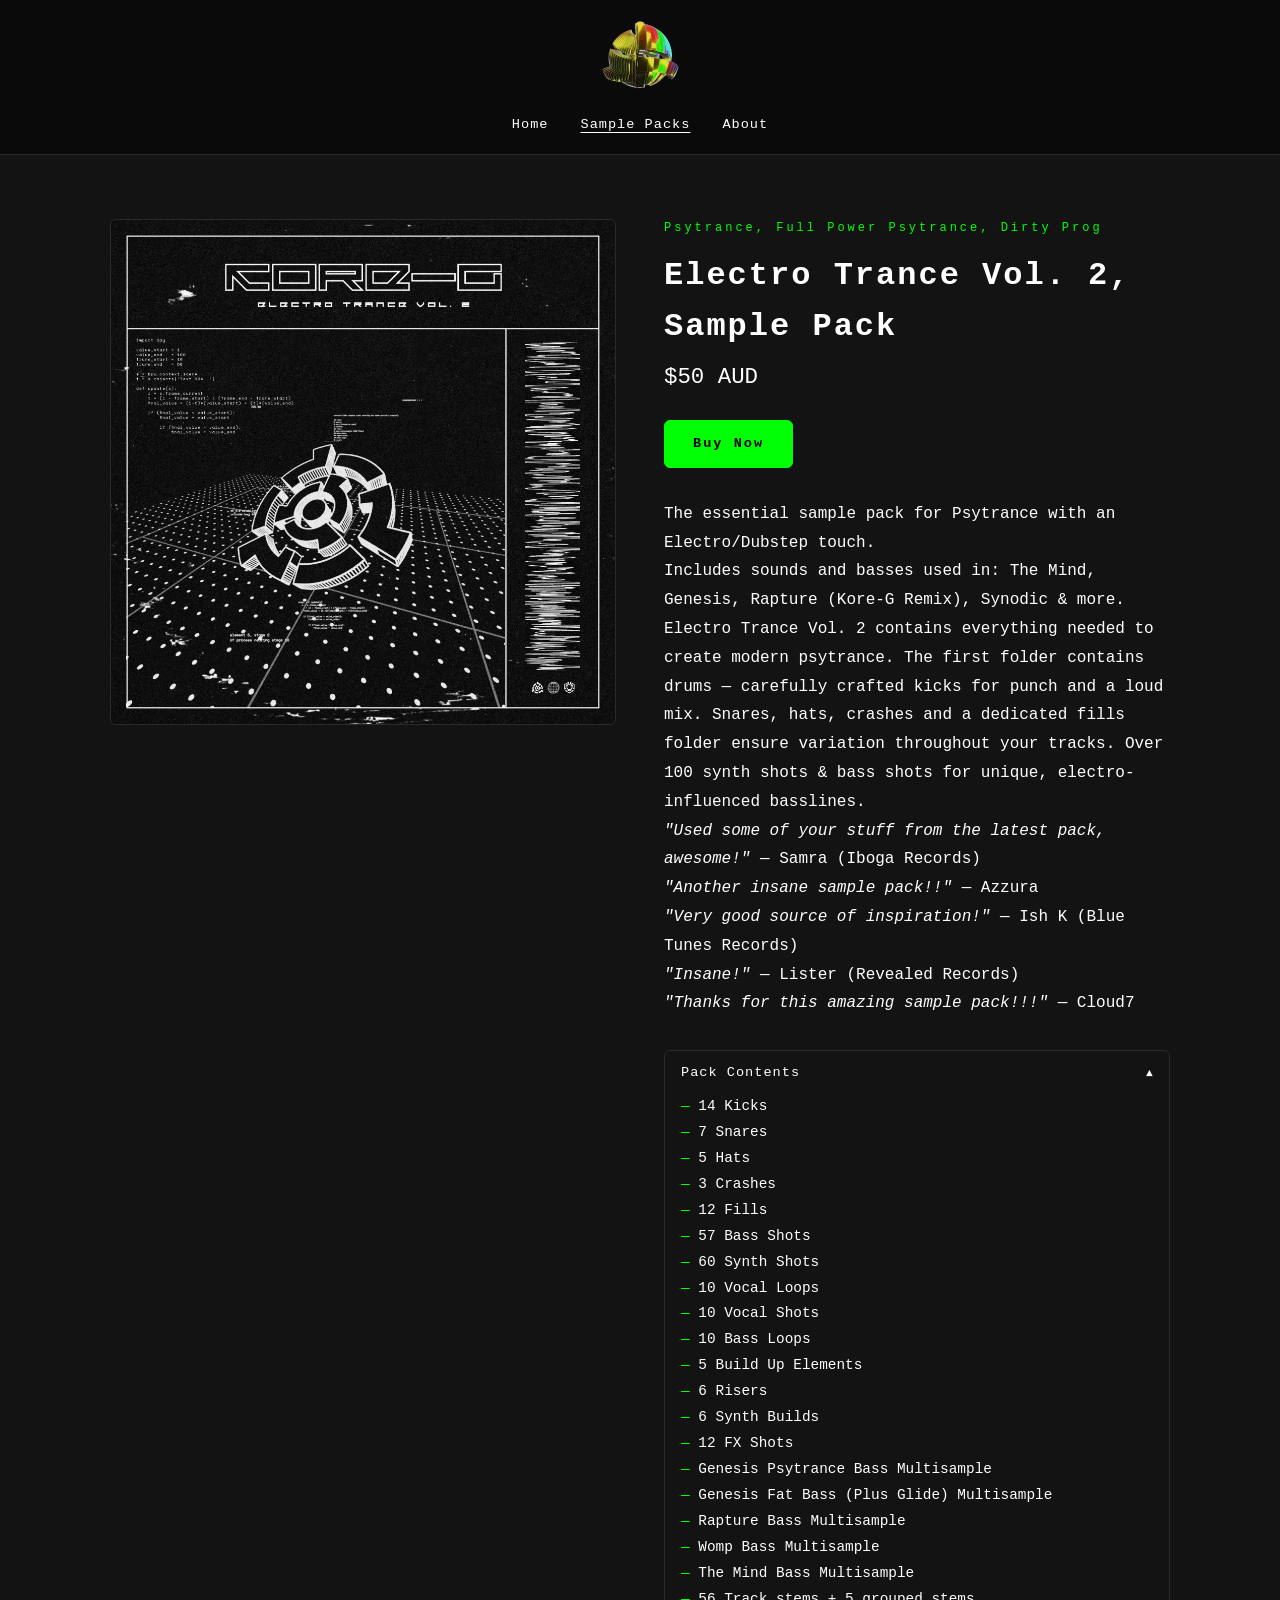
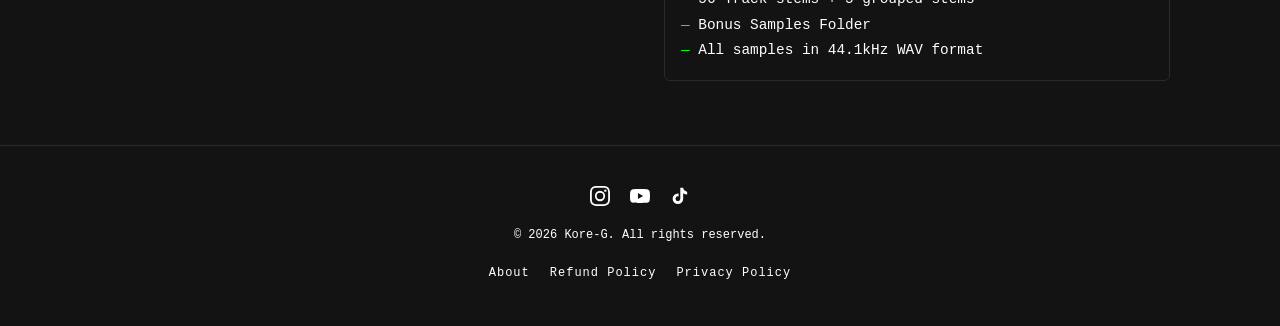
<file: products/electro-trance-vol-2/index.html>
﻿<!DOCTYPE html>
<html lang="en">
<head>
  <meta charset="UTF-8">
  <meta name="viewport" content="width=device-width, initial-scale=1.0">
  <title>Electro Trance Vol. 2 | Kore-G</title>
  <meta name="description" content="Electro Trance Vol. 2 sample pack by Kore-G — psytrance with an electro/dubstep touch. Kicks, basses, synth shots, stems and more.">
  <link rel="stylesheet" href="../../style.css">
  <link rel="icon" href="/images/kore3.ico">

</head>
<body>

<nav>
  <div class="nav-inner">
    <a class="nav-logo" href="/">
      <picture><source srcset="/images/kore26.webp" type="image/webp"><img src="/images/kore26.gif" alt="Kore-G" style="height: 80px;width:auto;"></picture>
    </a>
    <button class="nav-toggle" aria-label="Menu" onclick="toggleNav()">
      <span></span><span></span><span></span>
    </button>
    <ul class="nav-links" id="nav-links">
      <li><a href="/">Home</a></li>
      <li><a href="/sample-packs/" class="active">Sample Packs</a></li>
      <li><a href="/about/">About</a></li>
    </ul>
  </div>
</nav>

<main>
  <div class="container">

    <div class="product-page">

      <!-- Media -->
      <div class="product-page-media">
        <img src="/images/kore-g-electro-trance-vol-2.webp" alt="Electro Trance Vol. 2 Sample Pack">
      </div>

      <!-- Info -->
      <div class="product-page-info">
        <p class="section-label">Psytrance, Full Power Psytrance, Dirty Prog</p>
        <h1>Electro Trance Vol. 2, Sample Pack</h1>
        <p class="price">$50 AUD</p>
        <a class="btn btn-solid" href="https://koregmusic.gumroad.com/l/electro-trance-vol-2?wanted=true" data-gumroad-overlay-checkout="true" style="margin-bottom:32px;display:inline-block;">Buy Now</a>

        <div class="description">
          <p>The essential sample pack for Psytrance with an Electro/Dubstep touch.</p>
          <p>Includes sounds and basses used in: The Mind, Genesis, Rapture (Kore-G Remix), Synodic &amp; more.</p>
          <p>Electro Trance Vol. 2 contains everything needed to create modern psytrance. The first folder contains drums — carefully crafted kicks for punch and a loud mix. Snares, hats, crashes and a dedicated fills folder ensure variation throughout your tracks. Over 100 synth shots &amp; bass shots for unique, electro-influenced basslines.</p>
          <p><em>"Used some of your stuff from the latest pack, awesome!"</em> — Samra (Iboga Records)</p>
          <p><em>"Another insane sample pack!!"</em> — Azzura</p>
          <p><em>"Very good source of inspiration!"</em> — Ish K (Blue Tunes Records)</p>
          <p><em>"Insane!"</em> — Lister (Revealed Records)</p>
          <p><em>"Thanks for this amazing sample pack!!!"</em> — Cloud7</p>
        </div>

        <!-- Accordion: Pack Contents -->
        <div class="accordion">

          <div class="accordion-item">
            <button class="accordion-trigger" onclick="toggleAccordion(this)" aria-expanded="true">
              Pack Contents <span class="chevron">▼</span>
            </button>
            <div class="accordion-body open">
              <ul>
                <li>14 Kicks</li>
                <li>7 Snares</li>
                <li>5 Hats</li>
                <li>3 Crashes</li>
                <li>12 Fills</li>
                <li>57 Bass Shots</li>
                <li>60 Synth Shots</li>
                <li>10 Vocal Loops</li>
                <li>10 Vocal Shots</li>
                <li>10 Bass Loops</li>
                <li>5 Build Up Elements</li>
                <li>6 Risers</li>
                <li>6 Synth Builds</li>
                <li>12 FX Shots</li>
                <li>Genesis Psytrance Bass Multisample</li>
                <li>Genesis Fat Bass (Plus Glide) Multisample</li>
                <li>Rapture Bass Multisample</li>
                <li>Womp Bass Multisample</li>
                <li>The Mind Bass Multisample</li>
                <li>56 Track stems + 5 grouped stems</li>
                <li>Bonus Samples Folder</li>
                <li>All samples in 44.1kHz WAV format</li>
              </ul>
            </div>
          </div>

        </div><!-- .accordion -->

      </div><!-- .product-page-info -->
    </div><!-- .product-page -->
  </div><!-- .container -->
</main>

<footer>
  <div class="footer-inner">
    <ul class="footer-social">
      <li><a href="https://www.instagram.com/koregmusic/" target="_blank" rel="noopener" aria-label="Instagram"><svg viewBox="0 0 24 24" xmlns="http://www.w3.org/2000/svg"><path d="M12 0C8.74 0 8.333.015 7.053.072 5.775.132 4.905.333 4.14.63c-.789.306-1.459.717-2.126 1.384S.935 3.35.63 4.14C.333 4.905.131 5.775.072 7.053.012 8.333 0 8.74 0 12c0 3.259.014 3.668.072 4.948.2 4.358 2.618 6.78 6.98 6.98C8.333 23.986 8.74 24 12 24c3.259 0 3.668-.014 4.948-.072 4.354-.2 6.782-2.618 6.979-6.98.059-1.28.073-1.689.073-4.948 0-3.259-.014-3.667-.072-4.947-.196-4.354-2.617-6.78-6.979-6.98C15.668.014 15.259 0 12 0zm0 2.16c3.203 0 3.585.016 4.85.071 3.252.148 4.771 1.691 4.919 4.919.058 1.265.069 1.645.069 4.849 0 3.205-.012 3.584-.069 4.849-.149 3.225-1.664 4.771-4.919 4.919-1.266.058-1.644.07-4.85.07-3.204 0-3.584-.012-4.849-.07-3.26-.149-4.771-1.699-4.919-4.92-.058-1.265-.07-1.644-.07-4.849 0-3.204.013-3.583.07-4.849.149-3.227 1.664-4.771 4.919-4.919 1.266-.057 1.645-.069 4.849-.069zM12 5.838a6.162 6.162 0 100 12.324 6.162 6.162 0 000-12.324zM12 16a4 4 0 110-8 4 4 0 010 8zm6.406-11.845a1.44 1.44 0 100 2.881 1.44 1.44 0 000-2.881z"/></svg></a></li>
      <li><a href="https://www.youtube.com/@koregmusic" target="_blank" rel="noopener" aria-label="YouTube"><svg viewBox="0 0 24 24" xmlns="http://www.w3.org/2000/svg"><path d="M23.498 6.186a3.016 3.016 0 0 0-2.122-2.136C19.505 3.545 12 3.545 12 3.545s-7.505 0-9.377.505A3.017 3.017 0 0 0 .502 6.186C0 8.07 0 12 0 12s0 3.93.502 5.814a3.016 3.016 0 0 0 2.122 2.136c1.871.505 9.376.505 9.376.505s7.505 0 9.377-.505a3.015 3.015 0 0 0 2.122-2.136C24 15.93 24 12 24 12s0-3.93-.502-5.814zM9.545 15.568V8.432L15.818 12l-6.273 3.568z"/></svg></a></li>
      <li><a href="https://www.tiktok.com/@koregmusic" target="_blank" rel="noopener" aria-label="TikTok"><svg viewBox="0 0 24 24" xmlns="http://www.w3.org/2000/svg"><path d="M19.59 6.69a4.83 4.83 0 0 1-3.77-4.25V2h-3.45v13.67a2.89 2.89 0 0 1-2.88 2.5 2.89 2.89 0 0 1-2.89-2.89 2.89 2.89 0 0 1 2.89-2.89c.28 0 .54.04.79.1V9.01a6.33 6.33 0 0 0-.79-.05 6.34 6.34 0 0 0-6.34 6.34 6.34 6.34 0 0 0 6.34 6.34 6.34 6.34 0 0 0 6.33-6.34V8.69a8.18 8.18 0 0 0 4.78 1.52V6.75a4.85 4.85 0 0 1-1.01-.06z"/></svg></a></li>
    </ul>
    <p>&copy; 2026 Kore-G. All rights reserved.</p>
    <ul class="footer-links">
      <li><a href="/about/">About</a></li>
      <li><a href="/refund-policy/">Refund Policy</a></li>
      <li><a href="/privacy-policy/">Privacy Policy</a></li>
    </ul>
  </div>
</footer>

<script src="https://gumroad.com/js/gumroad.js"></script>
<script>
  function toggleNav() {
    document.getElementById('nav-links').classList.toggle('open');
  }
  function toggleAccordion(btn) {
    const body = btn.nextElementSibling;
    const isOpen = btn.getAttribute('aria-expanded') === 'true';
    btn.setAttribute('aria-expanded', !isOpen);
    body.classList.toggle('open', !isOpen);
  }
</script>

</body>
</html>
</file>
<file: style.css>
*, *::before, *::after { box-sizing: border-box; margin: 0; padding: 0; }

:root {
  --bg: #131313;
  --text: #fff;
  --accent: #00ff04;
  --muted: #fff;        /* CHANGED: was #888 (grey). Now white, so all "muted" text shows white. Set back to #888 to restore grey. */
  --card-bg: #1c1c1c;
  --border: #2a2a2a;
  --radius: 6px;
  --max-width: 1100px;
}

html { scroll-behavior: smooth; }

body {
  background: var(--bg);
  color: var(--text);
  font-family: 'Roboto Mono', monospace;
  font-size: 16px;
  line-height: 1.6;
}

a { color: inherit; text-decoration: none; }

img { display: block; max-width: 100%; }

/* ── Layout ── */
.container { max-width: var(--max-width); margin: 0 auto; padding: 0 20px; }

/* ── Nav ── */
nav {
  position: sticky;
  top: 0;
  z-index: 100;
  background: #0a0a0a;
  border-bottom: 1px solid var(--border);
}

.nav-inner {
  display: flex;
  flex-direction: column;   /* stack top-to-bottom: logo, then links */
  align-items: center;      /* center everything horizontally */
  gap: 16px;                /* space between the logo and the links */
  padding: 16px 20px;
  max-width: var(--max-width);
  margin: 0 auto;
}

.nav-logo img {
  height: 80px;
  width: auto;
}

.nav-links {
  justify-content: center;  /* center the row of links */
}
.nav-logo {
  display: flex;
  align-items: center;
  justify-content: center;
  font-size: 1.2rem;
  font-weight: bold;
  color: var(--accent);
  letter-spacing: 2px;
  text-transform: none;
}

.nav-links {
  display: flex;
  gap: 32px;
  list-style: none;
}

.nav-links a {
  color: var(--muted);
  font-size: 0.85rem;
  text-transform: none;
  letter-spacing: 1px;
  transition: color 0.2s, text-decoration-color 0.2s;
  text-decoration: underline;
  text-decoration-color: transparent;
  text-underline-offset: 4px;
}

.nav-links a:hover, .nav-links a.active { text-decoration-color: currentColor; }

.nav-toggle {
  display: none;
  background: none;
  border: none;
  cursor: pointer;
  padding: 4px;
  flex-direction: column;
  gap: 5px;
}

.nav-toggle span {
  display: block;
  width: 24px;
  height: 2px;
  background: var(--text);
  transition: all 0.3s;
}

/* ── Hero ── */
.hero {
  padding: 100px 20px;
  text-align: center;
  border-bottom: 1px solid var(--border);
}

.hero h1 {
  font-size: clamp(2rem, 6vw, 4rem);
  letter-spacing: 4px;
  text-transform: none;
  margin-bottom: 16px;
}

.hero h1 span { color: var(--accent); }

.hero p {
  color: var(--muted);
  font-size: 0.95rem;
  max-width: 500px;
  margin: 0 auto 32px;
}

/* ── Buttons ── */
.btn {
  display: inline-block;
  padding: 12px 28px;
  border: 1px solid var(--accent);
  color: var(--accent);
  font-family: inherit;
  font-size: 0.85rem;
  text-transform: none;
  letter-spacing: 2px;
  border-radius: var(--radius);
  cursor: pointer;
  transition: background 0.2s, color 0.2s;
}

.btn:hover { background: var(--accent); color: #000; }

.btn-solid {
  background: var(--accent);
  color: #000;
  font-weight: bold;
}

.btn-solid:hover { background: #00cc03; border-color: #00cc03; }

.btn-ghost { border-color: var(--border); color: var(--muted); }
.btn-ghost:hover { border-color: var(--text); color: var(--text); background: none; }

/* ── Section ── */
section { padding: 64px 0; }
section + section { border-top: 1px solid var(--border); }

.section-label {
  font-size: 0.75rem;
  text-transform: none;
  letter-spacing: 3px;
  color: var(--accent);
  margin-bottom: 12px;
}

.section-title {
  font-size: clamp(1.4rem, 3vw, 2rem);
  text-transform: none;
  letter-spacing: 2px;
  margin-bottom: 8px;
}

.section-sub {
  color: var(--muted);
  font-size: 0.9rem;
  margin-bottom: 40px;
}

/* ── Product Grid ── */
.product-grid {
  display: grid;
  grid-template-columns: repeat(auto-fill, minmax(240px, 1fr));
  gap: 20px;
}

.product-card {
  background: var(--card-bg);
  border: 1px solid var(--border);
  border-radius: var(--radius);
  overflow: hidden;
  transition: border-color 0.2s, transform 0.2s;
}

.product-card:hover { border-color: var(--accent); transform: translateY(-2px); }

.product-card-img {
  aspect-ratio: 1;
  background: #222;
  overflow: hidden;
}

.product-card-img img { width: 100%; height: 100%; object-fit: cover; }

.product-card-img .img-placeholder {
  width: 100%;
  height: 100%;
  display: flex;
  align-items: center;
  justify-content: center;
  color: var(--text);   /* CHANGED: was var(--border) (dark grey). Now white. */
  font-size: 0.75rem;
  letter-spacing: 1px;
}

.product-card-body { padding: 16px; }

.product-card-body h3 {
  font-size: 0.95rem;
  text-transform: none;
  letter-spacing: 1px;
  margin-bottom: 6px;
}

.product-card-body .price {
  color: #ffffff;
  font-size: 0.9rem;
  margin-bottom: 14px;
}

/* ── About strip ── */
.about-strip {
  display: grid;
  grid-template-columns: 1fr 1fr;
  gap: 48px;
  align-items: center;
}

.about-strip img {
  border-radius: var(--radius);
  width: 100%;
  aspect-ratio: 4/3;
  object-fit: cover;
  background: #222;
}

.about-strip .about-text p { color: var(--muted); margin-bottom: 24px; line-height: 1.8; }

/* ── Product Page ── */
.product-page {
  display: grid;
  grid-template-columns: 1fr 1fr;
  gap: 48px;
  align-items: start;
  padding: 64px 0;
}

.product-page-media img, .product-page-media .img-placeholder {
  width: 100%;
  aspect-ratio: 1;
  object-fit: cover;
  border-radius: var(--radius);
  background: #1c1c1c;
  border: 1px solid var(--border);
  display: flex;
  align-items: center;
  justify-content: center;
  color: var(--muted);
  font-size: 0.8rem;
}

.product-page-info h1 {
  font-size: clamp(1.4rem, 3vw, 2rem);
  text-transform: none;
  letter-spacing: 2px;
  margin-bottom: 8px;
}

.product-page-info .tagline {
  color: var(--muted);
  margin-bottom: 20px;
  font-size: 0.9rem;
}

.product-page-info .price {
  font-size: 1.4rem;
  color: #ffffff;
  margin-bottom: 24px;
}

.product-page-info .price small { font-size: 0.75rem; color: #ffffff; }

.product-page-info .btn { margin-bottom: 32px; }

.product-page-info .description { color: var(--muted); line-height: 1.8; margin-bottom: 32px; }

/* ── Accordion ── */
.accordion { border: 1px solid var(--border); border-radius: var(--radius); overflow: hidden; }

.accordion-item + .accordion-item { border-top: 1px solid var(--border); }

.accordion-trigger {
  width: 100%;
  background: none;
  border: none;
  color: var(--text);
  font-family: inherit;
  font-size: 0.85rem;
  text-transform: none;
  letter-spacing: 1px;
  padding: 14px 16px;
  display: flex;
  justify-content: space-between;
  align-items: center;
  cursor: pointer;
  text-align: left;
}

.accordion-trigger:hover { background: #1c1c1c; }

.accordion-trigger .chevron { transition: transform 0.2s; font-size: 0.7rem; }
.accordion-trigger[aria-expanded="true"] .chevron { transform: rotate(180deg); }

.accordion-body {
  display: none;
  padding: 0 16px 16px;
  color: var(--muted);
  font-size: 0.9rem;
  line-height: 1.8;
}

.accordion-body.open { display: block; }

.accordion-body ul { list-style: none; }
.accordion-body ul li::before { content: "— "; color: var(--accent); }

/* ── Audio Player ── */
.audio-player {
  display: flex;
  align-items: center;
  gap: 10px;
  background: #1c1c1c;
  border: 1px solid var(--border);
  border-radius: var(--radius);
  padding: 10px 14px;
  margin: 16px 0;
}

.ap-btn {
  background: none;
  border: none;
  color: var(--text);
  cursor: pointer;
  padding: 0;
  display: flex;
  align-items: center;
  justify-content: center;
  flex-shrink: 0;
  transition: color 0.2s;
}

.ap-btn:hover { color: var(--accent); }
.ap-btn svg { width: 18px; height: 18px; fill: currentColor; }

.ap-time {
  font-size: 0.75rem;
  color: var(--muted);
  flex-shrink: 0;
  font-variant-numeric: tabular-nums;
  min-width: 28px;
}

.ap-bar {
  flex: 1;
  height: 3px;
  background: var(--border);
  border-radius: 2px;
  cursor: pointer;
  position: relative;
}

.ap-bar:hover { background: #444; }

.ap-fill {
  height: 100%;
  background: var(--accent);
  border-radius: 2px;
  width: 0%;
  pointer-events: none;
  transition: width 0.1s linear;
}

/* ── Video ── */
.video-wrap {
  position: relative;
  padding-bottom: 56.25%;
  height: 0;
  overflow: hidden;
  border-radius: var(--radius);
  margin: 40px 0;
}

.video-wrap iframe {
  position: absolute;
  top: 0; left: 0;
  width: 100%; height: 100%;
  border: 0;
}

/* ── Footer ── */
footer {
  border-top: 1px solid var(--border);
  padding: 40px 20px;
  text-align: center;
}

.footer-inner { max-width: var(--max-width); margin: 0 auto; }

.footer-social {
  display: flex;
  justify-content: center;
  gap: 20px;
  margin-bottom: 20px;
  list-style: none;
}

.footer-social a {
  display: flex;
  align-items: center;
  justify-content: center;
  color: var(--muted);
  transition: color 0.2s;
}

.footer-social a svg {
  width: 20px;
  height: 20px;
  fill: currentColor;
}
.footer-links {
  display: flex;
  justify-content: center;
  gap: 20px;
  margin-top: 14px;       /* space below the copyright line */
  list-style: none;
}

.footer-links a {
  color: var(--muted);
  font-size: 0.75rem;
  text-transform: none;
  letter-spacing: 1px;
  transition: color 0.2s;
}

.footer-links a:hover { color: var(--accent); }

.footer-social a:hover { color: var(--accent); }

footer p { color: var(--muted); font-size: 0.75rem; }

/* ── About page ── */
.about-page { max-width: 700px; margin: 0 auto; padding: 64px 20px; }
.about-page h1 { font-size: 2rem; text-transform: capitalize; letter-spacing: 3px; margin-bottom: 32px; }
.about-page p { color: var(--muted); line-height: 1.9; margin-bottom: 20px; }
.about-page .highlight { color: var(--accent); }

/* ── Responsive ── */
@media (max-width: 768px) {
  .nav-toggle { display: flex; }

  .nav-inner {
    flex-direction: row;
    justify-content: space-between;
    align-items: center;
    position: relative;
    padding: 28px 16px;
  }

  .nav-logo {
    position: absolute;
    left: 50%;
    transform: translateX(-50%);
  }

  .nav-logo img { height: 60px; }

  .nav-links {
    display: none;
    position: absolute;
    top: 100%;
    left: 0;
    right: 0;
    background: #0a0a0a;
    flex-direction: column;
    gap: 0;
    border-bottom: 1px solid var(--border);
  }

  .nav-links.open { display: flex; }

  .nav-links li a {
    display: block;
    padding: 14px 20px;
    border-top: 1px solid var(--border);
  }

  .about-strip { grid-template-columns: 1fr; }
  .about-strip img { display: none; }

  .product-page {
    grid-template-columns: 1fr;
    padding: 32px 0;
  }

  .hero { padding: 64px 20px; }
}
</file>
